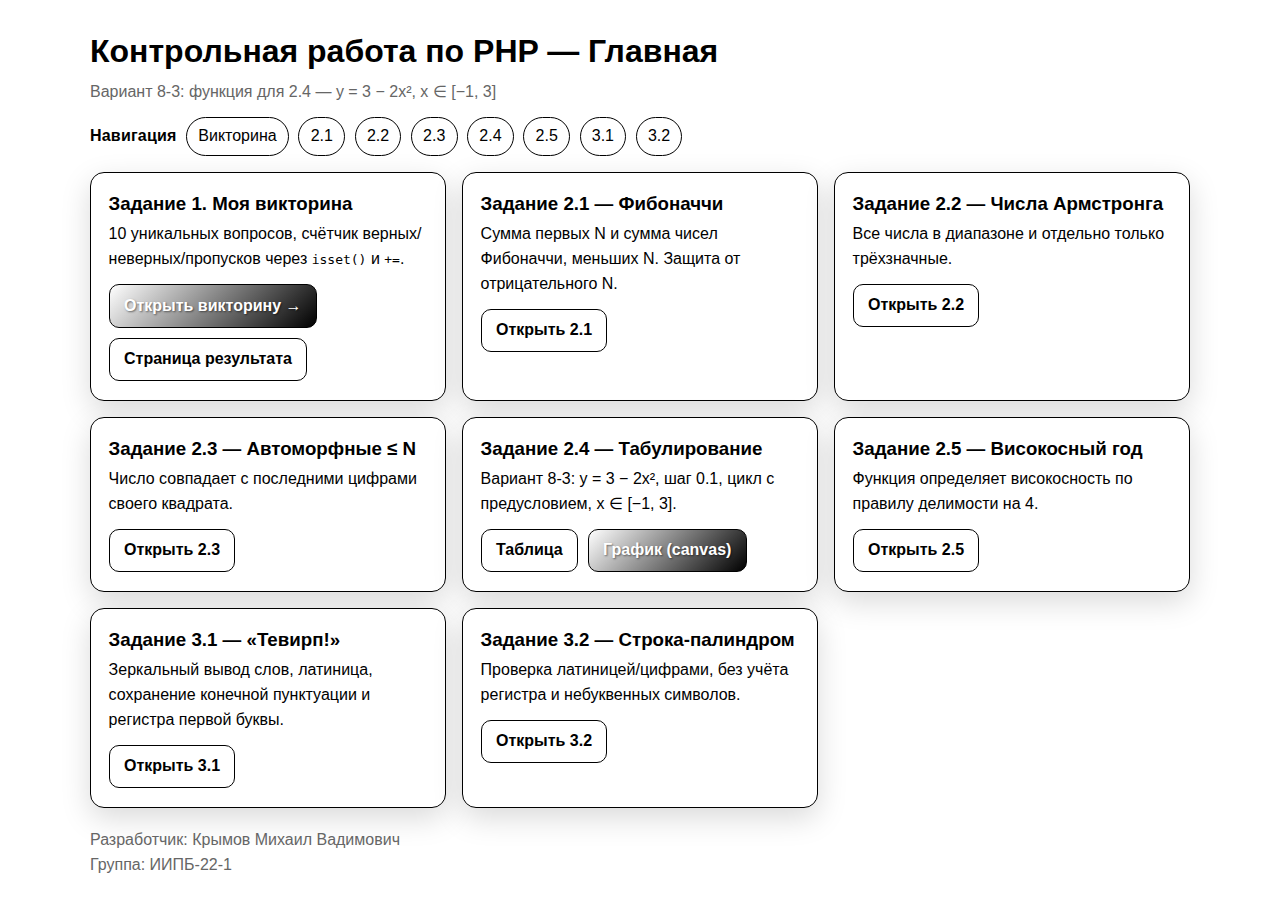
<file: index.html>
<!DOCTYPE html>
<html lang="ru">
<head>
  <meta charset="UTF-8" />
  <meta name="viewport" content="width=device-width, initial-scale=1" />
  <title>КР PHP — Главная (Вариант 8-3)</title>
  <link rel="stylesheet" href="assets/styles.css" />
</head>
<body>
  <div class="container">
  <header>
    <h1>Контрольная работа по PHP — Главная</h1>
    <p class="muted">Вариант 8-3: функция для 2.4 — y = 3 − 2x², x ∈ [−1, 3]</p>
    <div class="nav">
      <span class="brand">Навигация</span>
      <a href="z.html">Викторина</a>
      <a href="task_2_1.php">2.1</a>
      <a href="task_2_2.php">2.2</a>
      <a href="task_2_3.php">2.3</a>
      <a href="task_2_4.php">2.4</a>
      <a href="task_2_5.php">2.5</a>
      <a href="task_3_1.php">3.1</a>
      <a href="task_3_2.php">3.2</a>
    </div>
  </header>

  <main>
    <section class="grid">
      <article class="card">
        <h3>Задание 1. Моя викторина</h3>
        <p>10 уникальных вопросов, счётчик верных/неверных/пропусков через <code>isset()</code> и <code>+=</code>.</p>
        <div class="btn-row">
          <a class="btn" href="quiz.html">Открыть викторину →</a>
          <a class="btn-outline" href="quiz_process.php">Страница результата</a>
        </div>
      </article>

      <article class="card">
        <h3>Задание 2.1 — Фибоначчи</h3>
        <p>Сумма первых N и сумма чисел Фибоначчи, меньших N. Защита от отрицательного N.</p>
        <div class="btn-row">
          <a class="btn-outline" href="task_2_1.php">Открыть 2.1</a>
        </div>
      </article>

      <article class="card">
        <h3>Задание 2.2 — Числа Армстронга</h3>
        <p>Все числа в диапазоне и отдельно только трёхзначные.</p>
        <div class="btn-row">
          <a class="btn-outline" href="task_2_2.php">Открыть 2.2</a>
        </div>
      </article>

      <article class="card">
        <h3>Задание 2.3 — Автоморфные ≤ N</h3>
        <p>Число совпадает с последними цифрами своего квадрата.</p>
        <div class="btn-row">
          <a class="btn-outline" href="task_2_3.php">Открыть 2.3</a>
        </div>
      </article>

      <article class="card">
        <h3>Задание 2.4 — Табулирование</h3>
        <p>Вариант 8-3: y = 3 − 2x², шаг 0.1, цикл с предусловием, x ∈ [−1, 3].</p>
        <div class="btn-row">
          <a class="btn-outline" href="task_2_4.php">Таблица</a>
          <a class="btn-soft" href="graph_13.html">График (canvas)</a>
        </div>
      </article>

      <article class="card">
        <h3>Задание 2.5 — Високосный год</h3>
        <p>Функция определяет високосность по правилу делимости на 4.</p>
        <div class="btn-row"><a class="btn-outline" href="task_2_5.php">Открыть 2.5</a></div>
      </article>

      <article class="card">
        <h3>Задание 3.1 — «Тевирп!»</h3>
        <p>Зеркальный вывод слов, латиница, сохранение конечной пунктуации и регистра первой буквы.</p>
        <div class="btn-row"><a class="btn-outline" href="task_3_1.php">Открыть 3.1</a></div>
      </article>

      <article class="card">
        <h3>Задание 3.2 — Строка‑палиндром</h3>
        <p>Проверка латиницей/цифрами, без учёта регистра и небуквенных символов.</p>
        <div class="btn-row"><a class="btn-outline" href="task_3_2.php">Открыть 3.2</a></div>
      </article>

      
    </section>

    <p class="footer">Разработчик: Крымов Михаил Вадимович <br>Группа: ИИПБ-22-1</p>
  </main>
  </div>
</body>
</html>
</file>
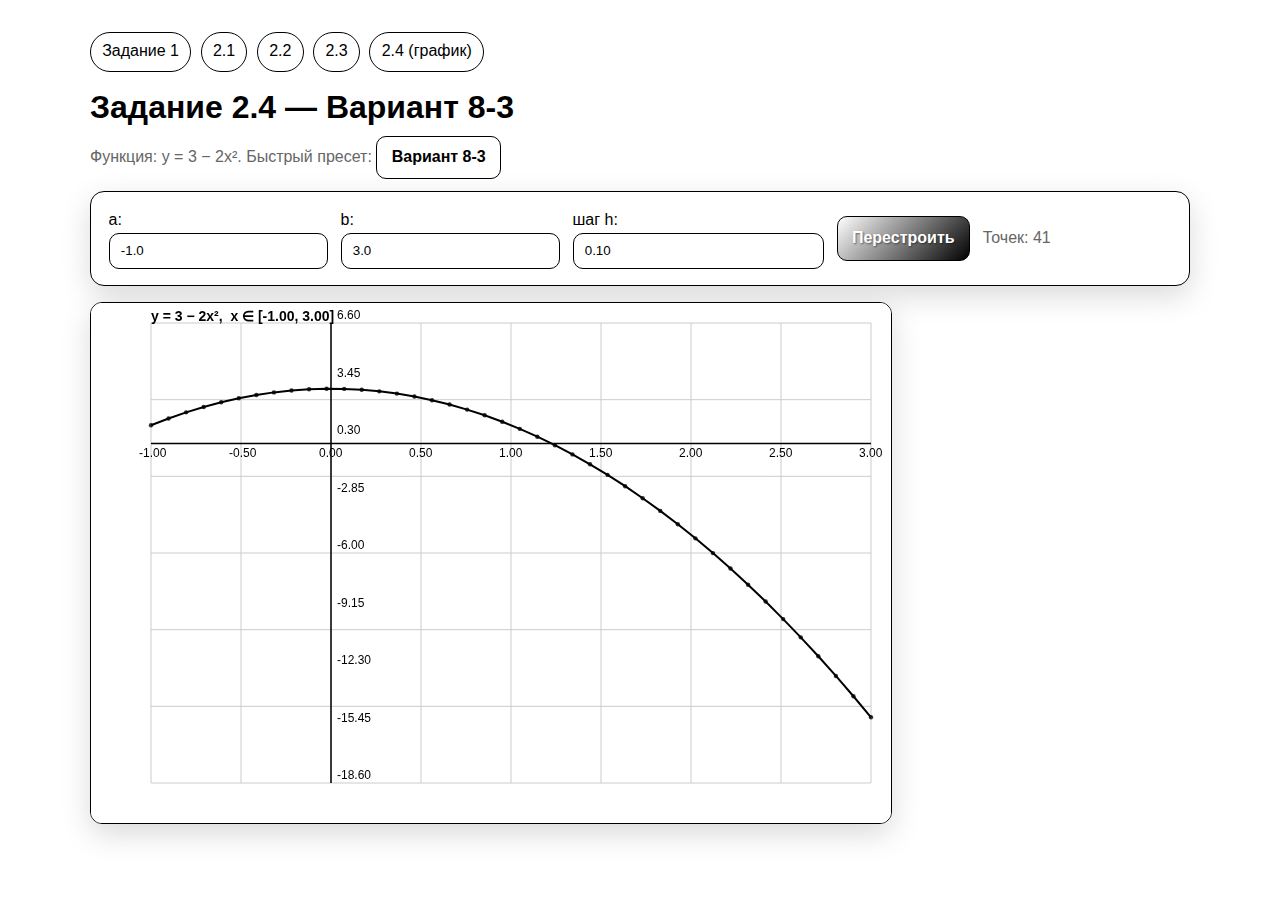
<file: graph_13.html>
<!DOCTYPE html>
<html lang="ru">
<head>
  <meta charset="UTF-8" />
  <meta name="viewport" content="width=device-width, initial-scale=1" />
  <title>Задание 2.4 — График (вариант 8-3)</title>
  <link rel="stylesheet" href="assets/styles.css" />
  <script>
    // helper to format number with fixed decimals
    function nf(v, d=2){ return (+v).toFixed(d); }
  </script>
  <link rel="stylesheet" href="assets/styles.css" />
</head>
<body>
  <div class="container">
  <nav class="nav">
    <a href="index.html">Задание 1</a>
    <a href="task_2_1.php">2.1</a>
    <a href="task_2_2.php">2.2</a>
    <a href="task_2_3.php">2.3</a>
    <a href="graph_13.html">2.4 (график)</a>
  </nav>

  <h1>Задание 2.4 — Вариант 8-3</h1>
  <p class="muted">Функция: y = 3 − 2x². Быстрый пресет: <a class="btn-outline" id="preset">Вариант 8-3</a></p>

  <div class="card" style="margin-bottom:1rem;display:flex;gap:.8rem;flex-wrap:wrap;align-items:center">
    <label> a: <input type="number" id="a" step="0.1" value="-1" /></label>
    <label> b: <input type="number" id="b" step="0.1" value="3" /></label>
    <label> шаг h: <input type="number" id="h" step="0.01" value="0.10" /></label>
    <a class="btn" id="apply" href="#">Перестроить</a>
    <span class="muted" id="meta"></span>
  </div>

  <canvas id="c" width="800" height="520"></canvas>

  <script>
    // Рисование с параметрами
    const canvas = document.getElementById('c');
    const ctx = canvas.getContext('2d');
    const W = canvas.width, H = canvas.height;

    function f(x){ return 3 - 2*x*x; }

    function draw(xmin, xmax, steps){
      steps = Math.max(2, Math.min(10000, steps||600));
      // оценим ymin/ymax
      let ymin = Infinity, ymax = -Infinity;
      for(let i=0;i<=1000;i++){
        const x = xmin + (xmax-xmin)*i/1000;
        const y = f(x);
        if(y<ymin) ymin = y; if(y>ymax) ymax = y;
      }
      const padY = 0.2*((ymax - ymin) || 1);
      ymin -= padY; ymax += padY;

      const L = 60, R = 20, T = 20, B = 40;
      const plotW = W - L - R, plotH = H - T - B;
      const x2px = x => L + (x - xmin) * plotW / (xmax - xmin);
      const y2py = y => T + (ymax - y) * plotH / (ymax - ymin);

      ctx.clearRect(0,0,W,H);
      ctx.fillStyle = '#ffffff';
      ctx.fillRect(0,0,W,H);

      // сетка
      ctx.strokeStyle = '#cccccc'; ctx.lineWidth = 1;
      ctx.beginPath();
      const gridX = 8, gridY = 6;
      for(let i=0;i<=gridX;i++){
        const gx = L + plotW*i/gridX; ctx.moveTo(gx, T); ctx.lineTo(gx, T+plotH);
      }
      for(let j=0;j<=gridY;j++){
        const gy = T + plotH*j/gridY; ctx.moveTo(L, gy); ctx.lineTo(L+plotW, gy);
      }
      ctx.stroke();

      // оси
      ctx.strokeStyle = '#000000'; ctx.lineWidth = 1.5; ctx.beginPath();
      const y0 = (ymin<=0 && ymax>=0) ? y2py(0) : y2py(ymin);
      ctx.moveTo(L, y0); ctx.lineTo(L+plotW, y0);
      const x0 = (xmin<=0 && xmax>=0) ? x2px(0) : x2px(xmin);
      ctx.moveTo(x0, T); ctx.lineTo(x0, T+plotH); ctx.stroke();

      // подписи
      ctx.fillStyle = '#000000'; ctx.font = '12px Arial, sans-serif';
      const ticks = 8;
      for(let i=0;i<=ticks;i++){
        const x = xmin + (xmax-xmin)*i/ticks; const px = x2px(x);
        ctx.fillText(x.toFixed(2), px-12, y0+14);
      }
      for(let j=0;j<=ticks;j++){
        const y = ymin + (ymax-ymin)*j/ticks; const py = y2py(y);
        ctx.fillText(y.toFixed(2), x0+6, py-4);
      }

      // график
      // линия графика
      ctx.strokeStyle = '#000000'; ctx.lineWidth = 2.0; ctx.beginPath();
      let first = true;
      for(let i=0;i<=steps;i++){
        const x = xmin + (xmax-xmin)*i/steps; const y = f(x);
        const px = x2px(x), py = y2py(y);
        if(first){ ctx.moveTo(px, py); first=false; } else { ctx.lineTo(px, py); }
      }
      ctx.stroke();

      // точки дискретизации — для наглядности шага h
      ctx.fillStyle = 'rgba(0,0,0,0.8)';
      for(let i=0;i<=steps;i++){
        const x = xmin + (xmax-xmin)*i/steps; const y = f(x);
        const px = x2px(x), py = y2py(y);
        ctx.beginPath(); ctx.arc(px, py, 2.2, 0, Math.PI*2); ctx.fill();
      }

      ctx.fillStyle = '#000000'; ctx.font = 'bold 14px Arial, sans-serif';
      ctx.fillText(`y = 3 − 2x²,  x ∈ [${xmin.toFixed(2)}, ${xmax.toFixed(2)}]`, L, 18);
    }

    // controls
    const aI = document.getElementById('a');
    const bI = document.getElementById('b');
    const hI = document.getElementById('h');
    const apply = document.getElementById('apply');
    const preset = document.getElementById('preset');
    const meta = document.getElementById('meta');

    const pfloat = (v)=> parseFloat(String(v).replace(',', '.'));
    function rebuild(){
      let a = pfloat(aI.value), b = pfloat(bI.value), h = pfloat(hI.value);
      if (!(h>0)) h = 0.1;
      if (a>b) { const t=a; a=b; b=t; }
      aI.value = nf(a,1); bI.value = nf(b,1); hI.value = nf(h,2);
      const steps = Math.min(10000, Math.max(2, Math.floor((b-a)/h)+1));
      meta.textContent = `Точек: ${steps}`;
      draw(a,b,steps);
    }

    apply.addEventListener('click', (e)=>{ e.preventDefault(); rebuild(); });
    preset.addEventListener('click', (e)=>{ e.preventDefault(); aI.value = -1; bI.value = 3; hI.value = 0.10; rebuild(); });

    // initial draw for variant 13
    rebuild();
  </script>
</div>
</body>
</html>
</file>
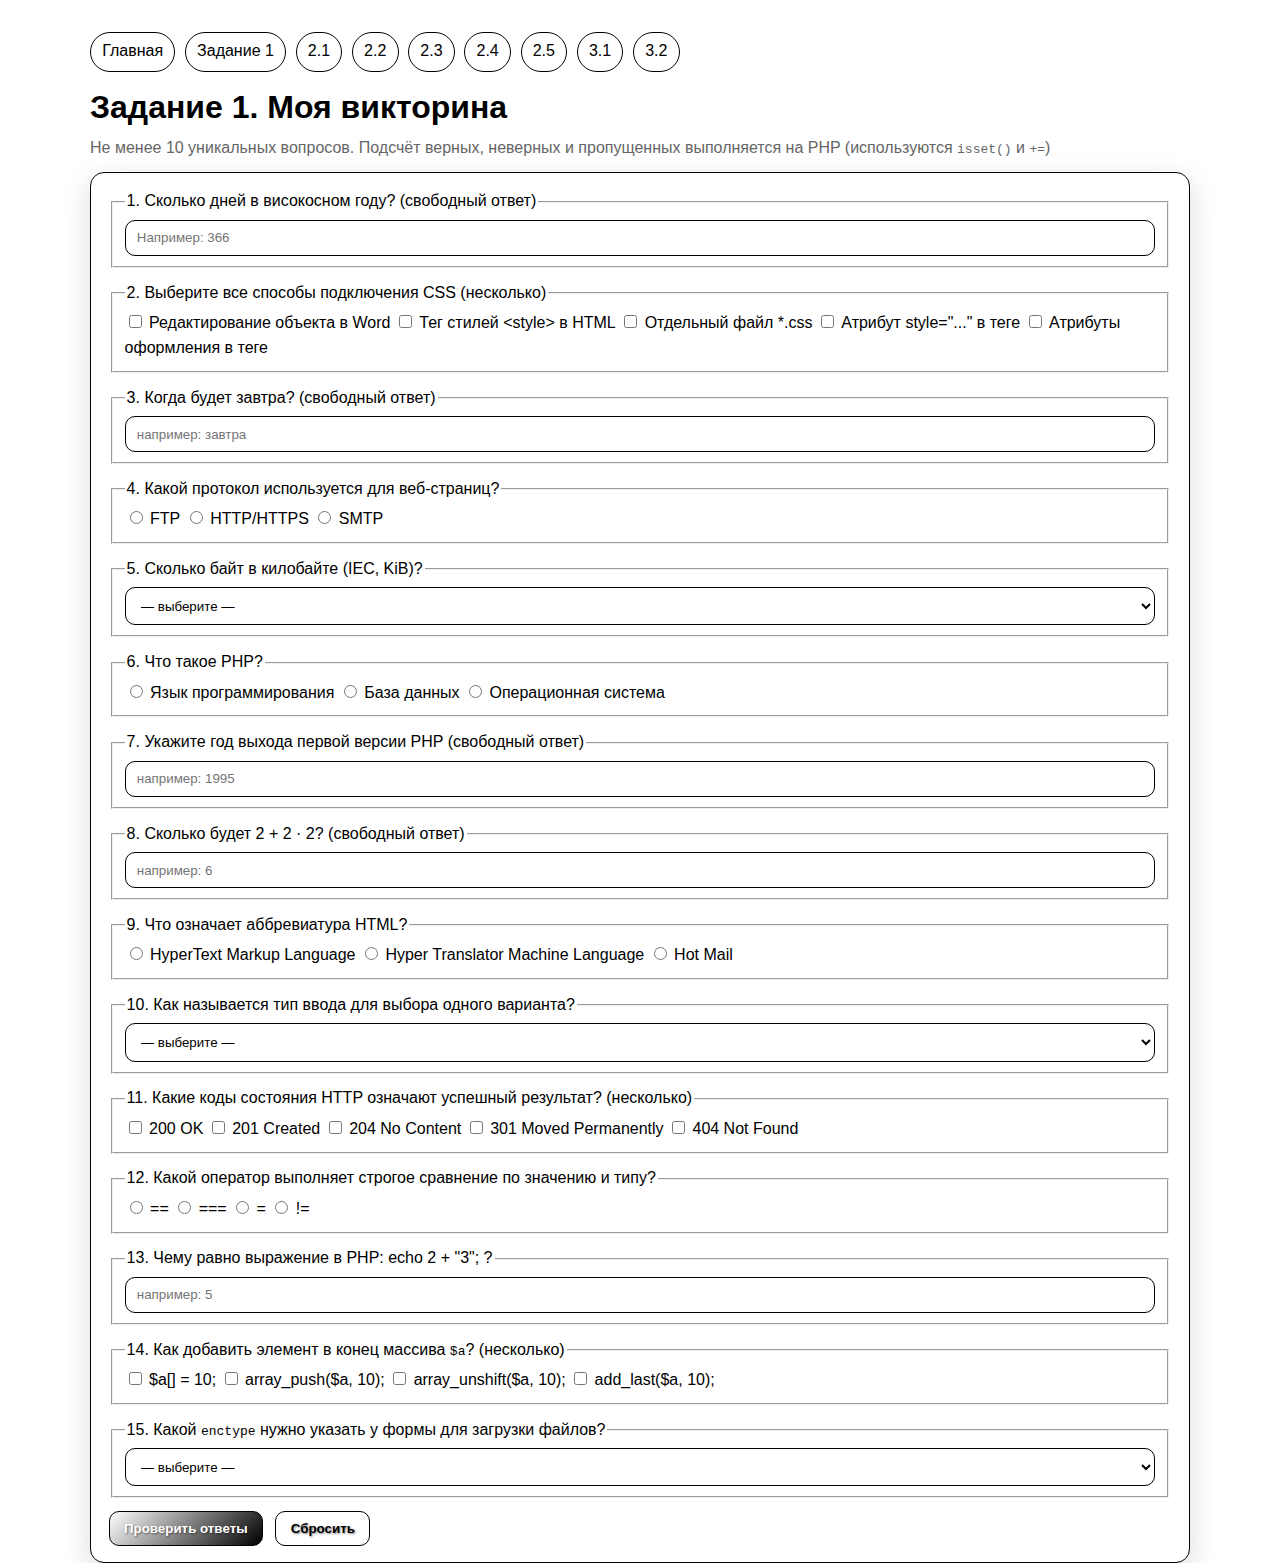
<file: z.html>
<!DOCTYPE html>
<html lang="ru">
<head>
  <meta charset="UTF-8" />
  <meta name="viewport" content="width=device-width, initial-scale=1" />
  <title>Задание 1 — Моя викторина</title>
  <link rel="stylesheet" href="assets/styles.css" />
</head>
<body>
  <div class="container">
  <nav class="nav">
    <a href="index.html">Главная</a>
    <a href="z.html">Задание 1</a>
    <a href="task_2_1.php">2.1</a>
    <a href="task_2_2.php">2.2</a>
    <a href="task_2_3.php">2.3</a>
    <a href="task_2_4.php">2.4</a>
    <a href="task_2_5.php">2.5</a>
    <a href="task_3_1.php">3.1</a>
    <a href="task_3_2.php">3.2</a>
  </nav>

  <header>
    <h1>Задание 1. Моя викторина</h1>
    <p class="muted">Не менее 10 уникальных вопросов. Подсчёт верных, неверных и пропущенных выполняется на PHP (используются <code>isset()</code> и <code>+=</code>)</p>
  </header>

  

  <form action="quiz_process.php" method="post" class="card">
    <input type="hidden" name="token" value="quiz_v1" />

    <fieldset>
      <legend>1. Сколько дней в високосном году? (свободный ответ)</legend>
      <input type="text" name="q1" placeholder="Например: 366" />
    </fieldset>

    <fieldset>
      <legend>2. Выберите все способы подключения CSS (несколько)</legend>
      <label class="row"><input type="checkbox" name="q2[]" value="word" /> Редактирование объекта в Word</label>
      <label class="row"><input type="checkbox" name="q2[]" value="style-tag" /> Тег стилей &lt;style&gt; в HTML</label>
      <label class="row"><input type="checkbox" name="q2[]" value="css-file" /> Отдельный файл *.css</label>
      <label class="row"><input type="checkbox" name="q2[]" value="style-attr" /> Атрибут style="..." в теге</label>
      <label class="row"><input type="checkbox" name="q2[]" value="presentational-attrs" /> Атрибуты оформления в теге</label>
    </fieldset>

    <fieldset>
      <legend>3. Когда будет завтра? (свободный ответ)</legend>
      <input type="text" name="q3" placeholder="например: завтра" />
    </fieldset>

    <fieldset>
      <legend>4. Какой протокол используется для веб-страниц?</legend>
      <label class="row"><input type="radio" name="q4" value="ftp" /> FTP</label>
      <label class="row"><input type="radio" name="q4" value="http" /> HTTP/HTTPS</label>
      <label class="row"><input type="radio" name="q4" value="smtp" /> SMTP</label>
    </fieldset>

    <fieldset>
      <legend>5. Сколько байт в килобайте (IEC, KiB)?</legend>
      <select name="q5">
        <option value="">— выберите —</option>
        <option value="1000">1000</option>
        <option value="1024">1024</option>
        <option value="2048">2048</option>
      </select>
    </fieldset>

    <fieldset>
      <legend>6. Что такое PHP?</legend>
      <label class="row"><input type="radio" name="q6" value="language" /> Язык программирования</label>
      <label class="row"><input type="radio" name="q6" value="db" /> База данных</label>
      <label class="row"><input type="radio" name="q6" value="os" /> Операционная система</label>
    </fieldset>

    <fieldset>
      <legend>7. Укажите год выхода первой версии PHP (свободный ответ)</legend>
      <input type="text" name="q7" placeholder="например: 1995" />
    </fieldset>

    <fieldset>
      <legend>8. Сколько будет 2 + 2 · 2? (свободный ответ)</legend>
      <input type="text" name="q8" placeholder="например: 6" />
    </fieldset>

    <fieldset>
      <legend>9. Что означает аббревиатура HTML?</legend>
      <label class="row"><input type="radio" name="q9" value="markup" /> HyperText Markup Language</label>
      <label class="row"><input type="radio" name="q9" value="machine" /> Hyper Translator Machine Language</label>
      <label class="row"><input type="radio" name="q9" value="mail" /> Hot Mail</label>
    </fieldset>

    <fieldset>
      <legend>10. Как называется тип ввода для выбора одного варианта?</legend>
      <select name="q10">
        <option value="">— выберите —</option>
        <option value="checkbox">checkbox</option>
        <option value="radio">radio</option>
        <option value="text">text</option>
      </select>
    </fieldset>

    <fieldset>
      <legend>11. Какие коды состояния HTTP означают успешный результат? (несколько)</legend>
      <label class="row"><input type="checkbox" name="q11[]" value="200" /> 200 OK</label>
      <label class="row"><input type="checkbox" name="q11[]" value="201" /> 201 Created</label>
      <label class="row"><input type="checkbox" name="q11[]" value="204" /> 204 No Content</label>
      <label class="row"><input type="checkbox" name="q11[]" value="301" /> 301 Moved Permanently</label>
      <label class="row"><input type="checkbox" name="q11[]" value="404" /> 404 Not Found</label>
    </fieldset>

    <fieldset>
      <legend>12. Какой оператор выполняет строгое сравнение по значению и типу?</legend>
      <label class="row"><input type="radio" name="q12" value="==" /> ==</label>
      <label class="row"><input type="radio" name="q12" value="===" /> ===</label>
      <label class="row"><input type="radio" name="q12" value="=" /> =</label>
      <label class="row"><input type="radio" name="q12" value="!=" /> !=</label>
    </fieldset>

    <fieldset>
      <legend>13. Чему равно выражение в PHP: echo 2 + "3"; ?</legend>
      <input type="text" name="q13" placeholder="например: 5" />
    </fieldset>

    <fieldset>
      <legend>14. Как добавить элемент в конец массива <code>$a</code>? (несколько)</legend>
      <label class="row"><input type="checkbox" name="q14[]" value="append_square" /> $a[] = 10;</label>
      <label class="row"><input type="checkbox" name="q14[]" value="array_push" /> array_push($a, 10);</label>
      <label class="row"><input type="checkbox" name="q14[]" value="array_unshift" /> array_unshift($a, 10);</label>
      <label class="row"><input type="checkbox" name="q14[]" value="add_last" /> add_last($a, 10);</label>
    </fieldset>

    <fieldset>
      <legend>15. Какой <code>enctype</code> нужно указать у формы для загрузки файлов?</legend>
      <select name="q15">
        <option value="">— выберите —</option>
        <option value="multipart/form-data">multipart/form-data</option>
        <option value="application/json">application/json</option>
        <option value="text/plain">text/plain</option>
      </select>
    </fieldset>

    <div>
      <button class="btn" type="submit">Проверить ответы</button>
      <button class="btn" type="reset" style="margin-left:.5rem;background:rgba(255,255,255,.08);border:1px solid var(--border);color:var(--text)">Сбросить</button>
    </div>
  </form>
  </div>
</body>
</html>
</file>
<file: assets/styles.css>
:root{
  --bg:#ffffff; /* white */
  --bg-2:#ffffff; /* white */
  --text:#000000; /* black */
  --muted:#666666; /* gray */
  --brand:#000000; /* black */
  --brand-2:#000000; /* black */
  --card:#ffffff;
  --border:#000000; /* black */
  --shadow:0 10px 30px rgba(0,0,0,.15);
  --radius:14px;
}

*{box-sizing:border-box}
html,body{height:100%}
body{
  margin:0; padding:2rem; color:var(--text);
  font-family: Arial, sans-serif;
  line-height:1.55;
  background: #ffffff;
}

.container{max-width:1100px;margin:0 auto}

h1,h2,h3{line-height:1.2;margin:0 0 .6rem 0}
p{margin:.25rem 0 .75rem}
.muted{color:var(--muted)}

.nav{display:flex; gap:.6rem; flex-wrap:wrap; align-items:center; margin:0 0 1rem}
.nav a{color:var(--text); text-decoration:none; padding:.4rem .7rem; border:1px solid var(--border); border-radius:999px; background:#fff}
.nav a:hover{border-color:#000000; box-shadow:0 4px 14px rgba(0,0,0,.2)}
.brand{font-weight:700; letter-spacing:.2px; color:var(--text)}

.grid{display:grid; grid-template-columns: repeat(auto-fit, minmax(280px,1fr)); gap:1rem}
.card{background:var(--card); border:1px solid var(--border); border-radius:var(--radius); padding:1rem 1.1rem; box-shadow:var(--shadow)}
.card h3{margin:.2rem 0 .45rem}

.btn{display:inline-block; background:linear-gradient(135deg,#ffffff,#000000); color:#ffffff; border:1px solid #000000; border-radius:10px; padding:.55rem .9rem; text-decoration:none; font-weight:600; text-shadow: 1px 1px 2px rgba(0,0,0,0.5)}
.btn:hover{background:linear-gradient(135deg,#f0f0f0,#000000); filter:brightness(0.95)}

/* Link-style button variants to match the UI */
.btn-outline{display:inline-block; color:var(--text); text-decoration:none; font-weight:600; padding:.52rem .9rem; border-radius:10px; border:1.5px solid var(--border); background:#fff}
.btn-outline:hover{border-color:#000000; box-shadow:0 4px 14px rgba(0,0,0,.2)}
.btn-soft{display:inline-block; background:linear-gradient(135deg,#ffffff,#000000); border:1px solid #000000; border-radius:10px; padding:.52rem .9rem; font-weight:600; text-decoration:none; color:#ffffff; text-shadow: 1px 1px 2px rgba(0,0,0,0.5)}
.btn-soft:hover{background:linear-gradient(135deg,#f0f0f0,#000000)}
.btn-row{display:flex; gap:.6rem; flex-wrap:wrap; align-items:center; margin:.4rem 0 .2rem}
.btn small{opacity:.9}

form{display:grid; gap:.8rem; background:var(--card); border:1px solid var(--border); border-radius:var(--radius); padding:1rem 1.1rem}
label{font-weight:500}
input[type="text"],input[type="email"],input[type="tel"],input[type="number"],input[type="date"],input[type="range"],textarea,select{
  width:100%; padding:.6rem .7rem; border:1px solid var(--border); border-radius:10px; background:#fff; color:var(--text)
}
textarea{min-height:110px}
button{cursor:pointer}

table{width:100%; border-collapse:collapse; background:var(--card); border:1px solid var(--border); border-radius:var(--radius); overflow:hidden}
th,td{padding:.6rem .7rem; border-bottom:1px solid var(--border)}
th{background:#ffffff; text-align:left; border-bottom:2px solid #000000}

pre{background:#ffffff; color:#000000; border-radius:12px; padding:1rem; border:1px solid #000000; overflow:auto}

canvas{background:#ffffff; border:1px solid var(--border); border-radius:12px; box-shadow:var(--shadow)}

.footer{margin-top:1.25rem; color:var(--muted)}

.kbd{font-family: Arial, sans-serif; background:#fff; border:1px solid var(--border); border-radius:8px; padding:.05rem .4rem}
</file>
